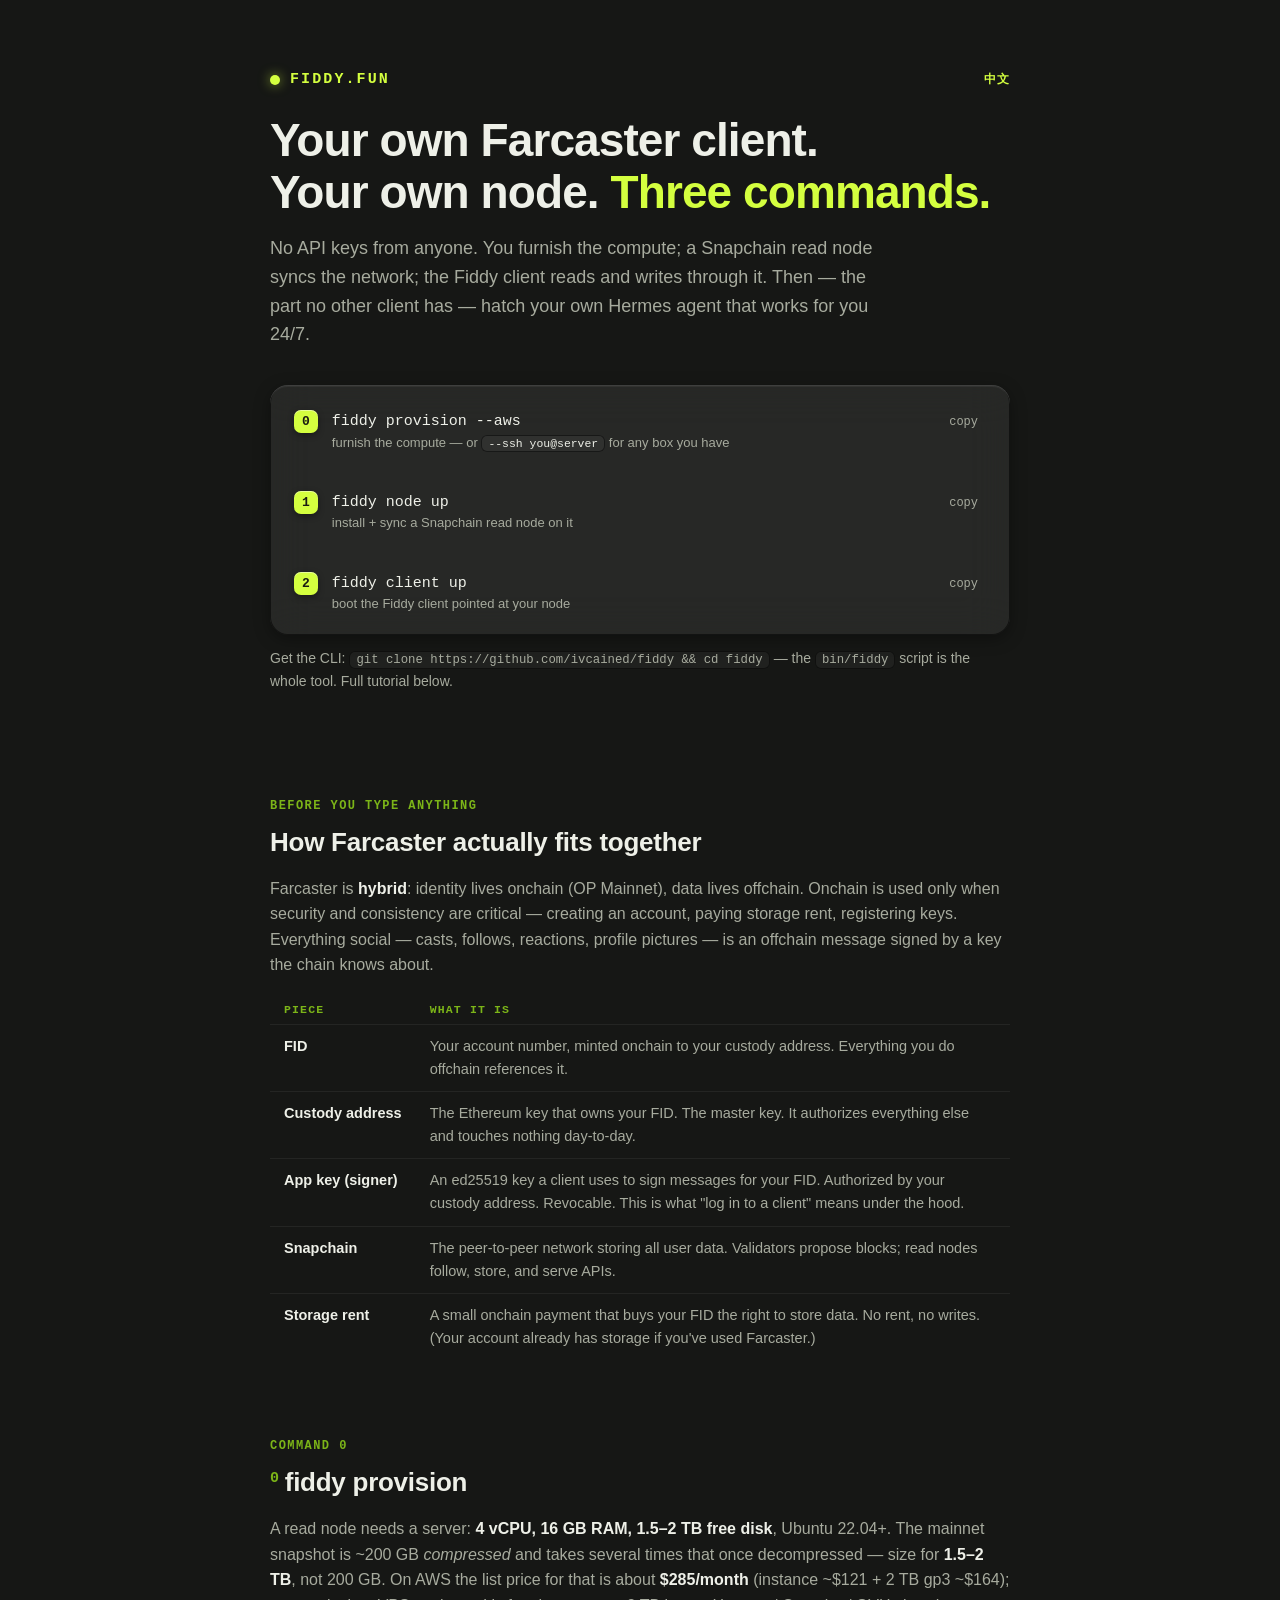
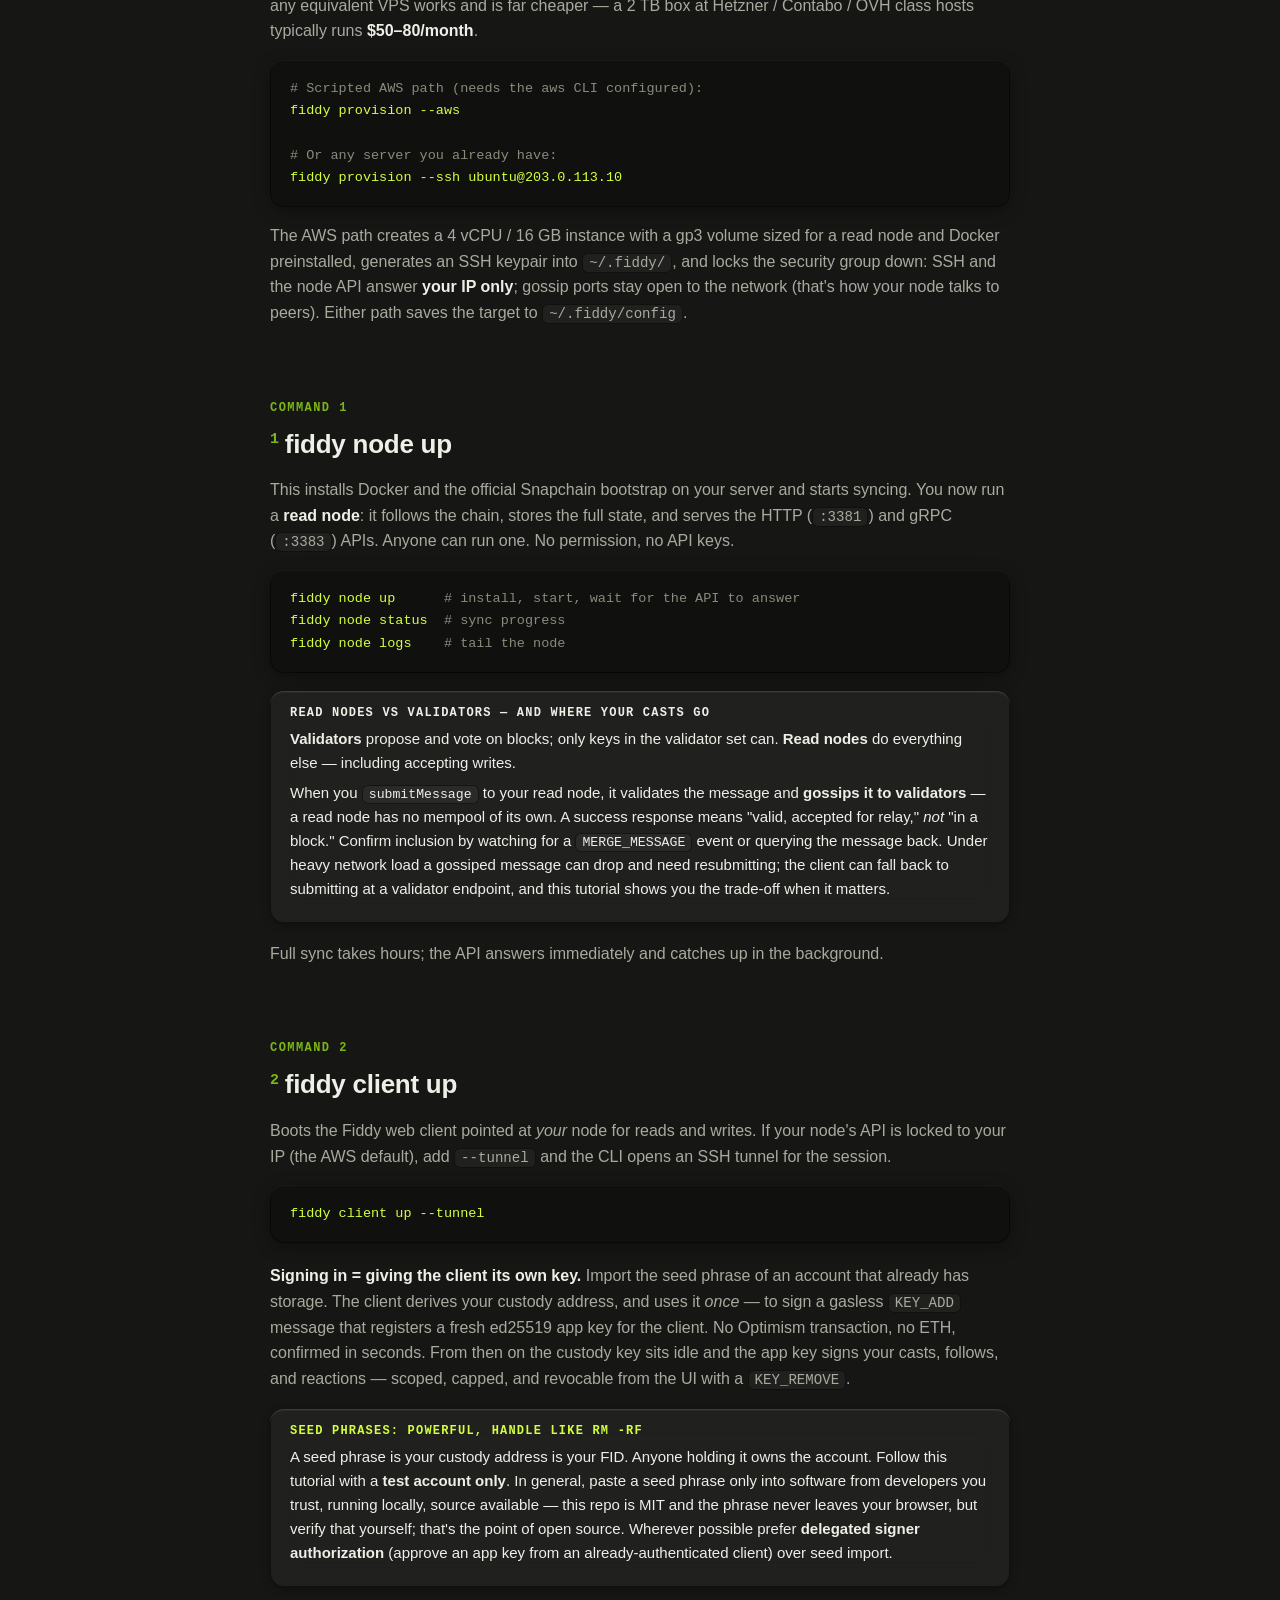
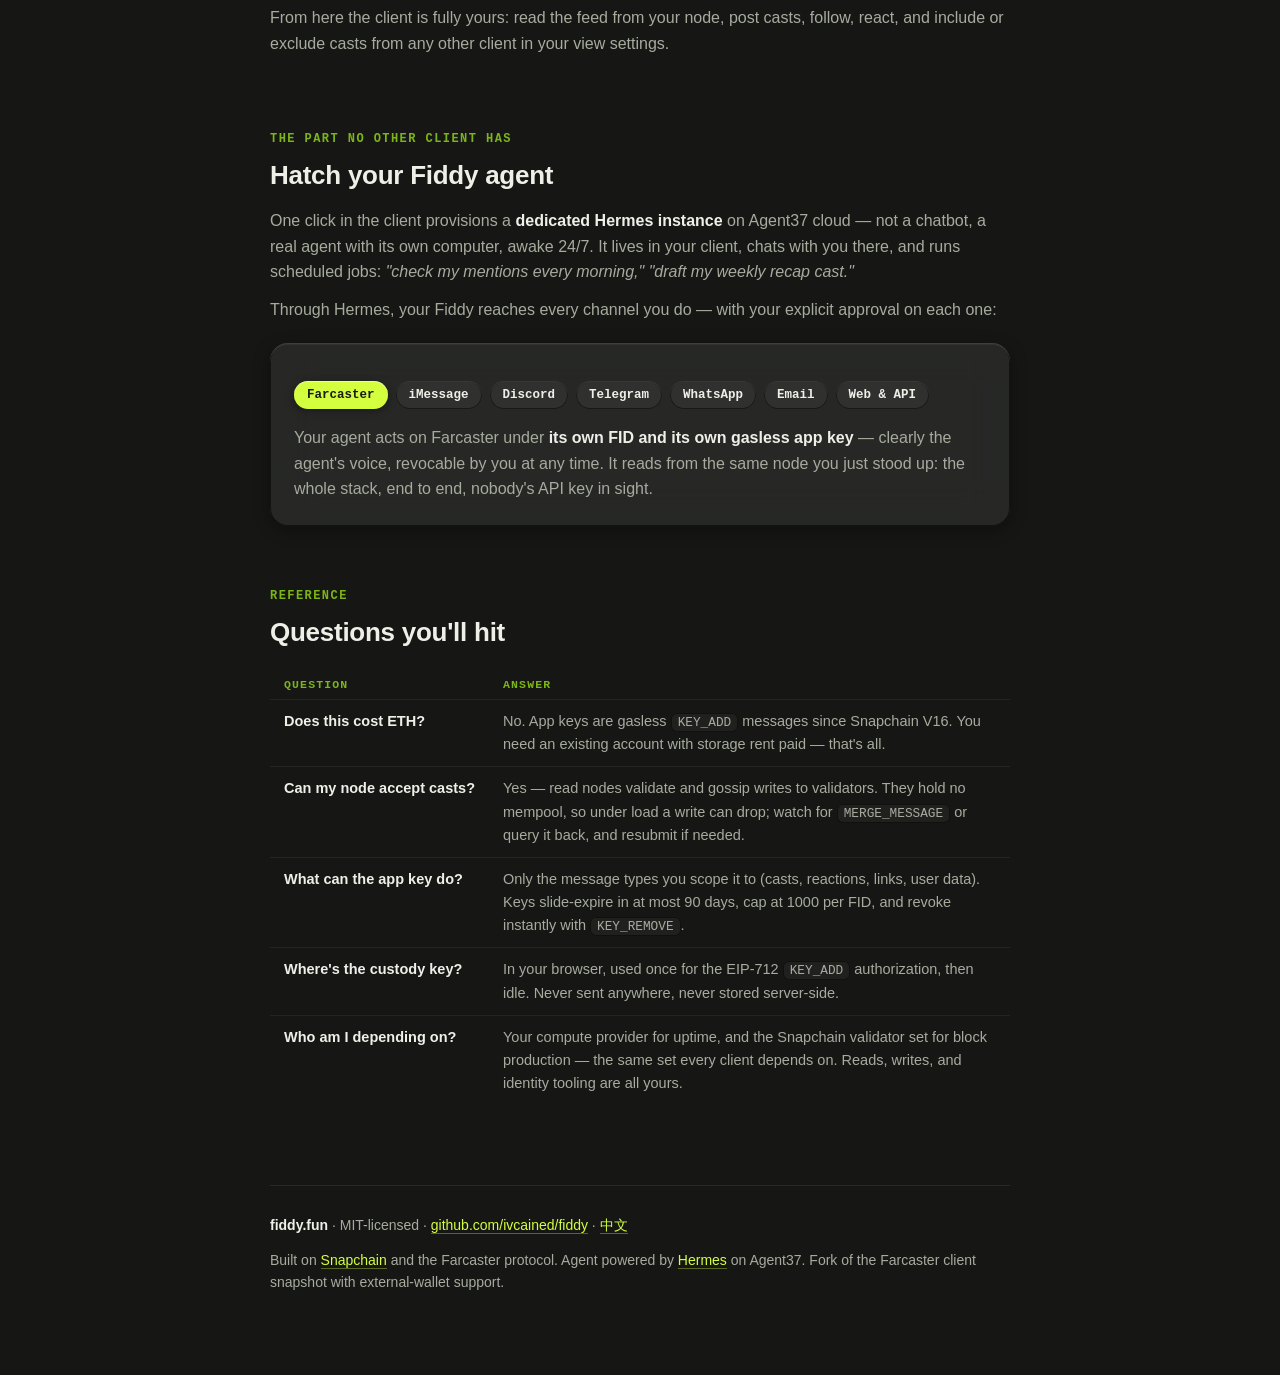
<file: site/index.html>
<!DOCTYPE html>
<html lang="en">
<head>
<meta charset="utf-8">
<meta name="viewport" content="width=device-width, initial-scale=1">
<title>Fiddy — your own Farcaster client on your own node, in three commands</title>
<meta name="description" content="Provision compute, run a Snapchain read node, boot a client. No API keys, no third parties. Plus: your own Hermes agent inside the client.">
<meta property="og:title" content="Fiddy — three commands to your own Farcaster client">
<meta property="og:description" content="Your node. Your client. Your agent. No API keys.">
<meta property="og:url" content="https://fiddy.fun/client">
<link rel="canonical" href="https://fiddy.fun/client">
<link rel="alternate" hreflang="en" href="https://fiddy.fun/client">
<link rel="alternate" hreflang="zh-Hans" href="https://fiddy.fun/client/zh/">
<style>
/* ---- Fiddy dark material: Solid Glass rules, hand-applied ----
   1. Finish at the edge: rim of light on top, hairline round, shade under.
   2. Heavy, not airy: neutral panes, blur never boosts colour.
   3. Depth is thickness: panel < card < popover.
   4. One state: hover/chosen/held share one small pane. */
:root {
  --ground: #161715;
  --ink: #eef0e8;
  --ink-dim: #a7ab9e;
  --lime: #d4ff3f;
  --lime-ink: #1a1c10;        /* dark ink on chartreuse — ~6:1, never light text */
  --lime-deep: #7cb518;       /* chartreuse darkened for text/icons on dark */
  --cmt: #868b7a;             /* code comments — 5.4:1 on #10110f, AA */
  --pane: rgba(255 255 255 / 0.045);
  --card: rgba(255 255 255 / 0.075);
  --popover: rgba(28 30 26 / 0.92);
  --rim: rgba(255 255 255 / 0.14);
  --inner: rgba(255 255 255 / 0.05);
  --edge: rgba(0 0 0 / 0.5);
  --shade: rgba(0 0 0 / 0.35);
  --mono: "SF Mono", ui-monospace, "JetBrains Mono", Menlo, monospace;
}
* { margin: 0; padding: 0; box-sizing: border-box; }
html { scroll-behavior: smooth; background: var(--ground); }
body {
  background: var(--ground); color: var(--ink);
  font: 16px/1.6 -apple-system, BlinkMacSystemFont, "Inter", "Segoe UI", sans-serif;
  -webkit-font-smoothing: antialiased;
}
::selection { background: var(--lime); color: var(--lime-ink); }

.pane {
  background: var(--pane);
  border-radius: 14px;
  box-shadow:
    inset 0 1px 0 var(--rim),
    inset 0 2px 0 var(--inner),
    inset 0 0 0 1px var(--edge),
    0 2px 8px var(--shade);
  backdrop-filter: blur(14px); -webkit-backdrop-filter: blur(14px);
}
.card {
  background: var(--card);
  border-radius: 18px;
  box-shadow:
    inset 0 1px 0 var(--rim),
    inset 0 2px 0 var(--inner),
    inset 0 0 0 1px var(--edge),
    0 4px 16px var(--shade);
  backdrop-filter: blur(20px); -webkit-backdrop-filter: blur(20px);
}
@media (prefers-reduced-transparency: reduce) {
  .pane, .card { backdrop-filter: none; -webkit-backdrop-filter: none; background: #23241f; }
}

.wrap { max-width: 780px; margin: 0 auto; padding: 0 20px; }

/* ---- hero ---- */
header.hero { padding: 72px 0 40px; }
.wordmark {
  font: 700 15px/1 var(--mono); letter-spacing: 0.14em; color: var(--lime);
  text-transform: uppercase; margin-bottom: 28px; display: flex; align-items: center; gap: 10px;
}
.wordmark .dot { width: 10px; height: 10px; border-radius: 50%; background: var(--lime);
  box-shadow: 0 0 12px rgba(212 255 63 / 0.6); }
h1 { font-size: clamp(30px, 6vw, 46px); line-height: 1.12; letter-spacing: -0.02em; font-weight: 750; }
h1 .lime { color: var(--lime); }
.lede { color: var(--ink-dim); font-size: 18px; margin-top: 16px; max-width: 34em; }

/* ---- quickstart ---- */
.quickstart { margin: 36px 0 8px; padding: 6px; }
.qs-cmd { display: flex; align-items: baseline; gap: 14px; padding: 16px 18px; border-radius: 12px; }
.qs-cmd + .qs-cmd { margin-top: 4px; }
.qs-cmd:hover, .qs-cmd:active { background: rgba(255 255 255 / 0.06); }  /* one state */
.qs-n { font: 700 13px/1 var(--mono); color: var(--lime-ink); background: var(--lime);
  border-radius: 7px; padding: 5px 8px; flex: none;
  box-shadow: inset 0 1px 0 rgba(255 255 255 / 0.45), 0 2px 6px var(--shade); }
.qs-cmd code { font: 500 15px/1.5 var(--mono); color: var(--ink); overflow-x: auto; white-space: nowrap; }
.qs-cmd small { display: block; font: 13px/1.4 -apple-system, sans-serif; color: var(--ink-dim); white-space: normal; }
.qs-copy { margin-left: auto; flex: none; font: 12px var(--mono); color: var(--ink-dim);
  background: none; border: none; cursor: pointer; padding: 6px 8px; border-radius: 8px; }
.qs-copy:hover { color: var(--lime); background: rgba(255 255 255 / 0.06); }

/* ---- sections ---- */
section { padding: 56px 0 8px; }
h2 { font-size: 26px; letter-spacing: -0.01em; margin-bottom: 6px; }
h2 .n { color: var(--lime-deep); font-family: var(--mono); font-size: 15px; vertical-align: super; margin-right: 6px; }
.kicker { font: 600 12px/1 var(--mono); letter-spacing: 0.12em; text-transform: uppercase; color: var(--lime-deep); margin-bottom: 10px; }
p { margin: 12px 0; }
p.dim, li { color: var(--ink-dim); }
strong { color: var(--ink); font-weight: 650; }
a { color: var(--lime); text-decoration: none; border-bottom: 1px solid rgba(212 255 63 / 0.35); }
a:hover { border-bottom-color: var(--lime); }
ul { padding-left: 22px; margin: 12px 0; }
li { margin: 6px 0; }
code.inline { font: 0.88em var(--mono); background: var(--pane); padding: 2px 7px; border-radius: 6px;
  box-shadow: inset 0 0 0 1px var(--edge); }

pre {
  font: 13.5px/1.65 var(--mono); color: var(--ink);
  background: #10110f; padding: 18px 20px; border-radius: 14px; overflow-x: auto;
  margin: 16px 0;
  box-shadow: inset 0 1px 0 rgba(255 255 255 / 0.07), inset 0 0 0 1px var(--edge), 0 4px 16px var(--shade);
}
pre .c { color: var(--cmt); } pre .k { color: var(--lime); }

.note { padding: 16px 20px; margin: 18px 0; }
.note .t { font: 700 12px/1 var(--mono); letter-spacing: 0.1em; text-transform: uppercase; margin-bottom: 8px; }
.note.warn .t { color: var(--lime); }
.note p { margin: 6px 0; font-size: 15px; }

table { width: 100%; border-collapse: collapse; margin: 16px 0; font-size: 14.5px; }
th { text-align: left; font: 700 11.5px/1 var(--mono); letter-spacing: 0.1em; text-transform: uppercase;
  color: var(--lime-deep); padding: 10px 14px 8px; }
td { padding: 10px 14px; color: var(--ink-dim); border-top: 1px solid rgba(255 255 255 / 0.06); vertical-align: top; }
td:first-child { color: var(--ink); font-weight: 600; white-space: nowrap; }

/* ---- agent strip ---- */
.agent { margin-top: 20px; padding: 24px; }
.channels { display: flex; flex-wrap: wrap; gap: 8px; margin-top: 14px; }
.chip { font: 600 12.5px/1 var(--mono); color: var(--ink); padding: 8px 13px; border-radius: 999px;
  background: var(--pane);
  box-shadow: inset 0 1px 0 var(--rim), inset 0 0 0 1px var(--edge); }
.chip.hot { background: var(--lime); color: var(--lime-ink);
  box-shadow: inset 0 1px 0 rgba(255 255 255 / 0.45), 0 2px 8px var(--shade); }

footer { padding: 56px 0 72px; color: var(--ink-dim); font-size: 14px; }
footer .rule { height: 1px; background: rgba(255 255 255 / 0.08); margin-bottom: 28px; }

@media (max-width: 560px) {
  header.hero { padding: 48px 0 28px; }
  .qs-cmd { flex-wrap: wrap; }
  .qs-copy { margin-left: 0; }
}
</style>
</head>
<body>

<header class="hero"><div class="wrap">
  <div class="wordmark"><span class="dot"></span>fiddy.fun
    <a href="/client/zh/" hreflang="zh-Hans" style="margin-left:auto;border:0;font:600 12px/1 var(--mono);letter-spacing:0.1em">中文</a>
  </div>
  <h1>Your own Farcaster client.<br>Your own node. <span class="lime">Three commands.</span></h1>
  <p class="lede">No API keys from anyone. You furnish the compute; a Snapchain read node
  syncs the network; the Fiddy client reads and writes through it. Then — the part no other
  client has — hatch your own Hermes agent that works for you 24/7.</p>

  <div class="card quickstart" id="quickstart">
    <div class="qs-cmd">
      <span class="qs-n">0</span>
      <span><code>fiddy provision --aws</code><small>furnish the compute — or <code class="inline">--ssh you@server</code> for any box you have</small></span>
      <button class="qs-copy" data-c="fiddy provision --aws">copy</button>
    </div>
    <div class="qs-cmd">
      <span class="qs-n">1</span>
      <span><code>fiddy node up</code><small>install + sync a Snapchain read node on it</small></span>
      <button class="qs-copy" data-c="fiddy node up">copy</button>
    </div>
    <div class="qs-cmd">
      <span class="qs-n">2</span>
      <span><code>fiddy client up</code><small>boot the Fiddy client pointed at your node</small></span>
      <button class="qs-copy" data-c="fiddy client up">copy</button>
    </div>
  </div>
  <p class="dim" style="font-size:14px">Get the CLI: <code class="inline">git clone https://github.com/ivcained/fiddy &amp;&amp; cd fiddy</code> — the <code class="inline">bin/fiddy</code> script is the whole tool. Full tutorial below.</p>
</div></header>

<section id="architecture"><div class="wrap">
  <div class="kicker">Before you type anything</div>
  <h2>How Farcaster actually fits together</h2>
  <p class="dim">Farcaster is <strong>hybrid</strong>: identity lives onchain (OP Mainnet), data lives offchain.
  Onchain is used only when security and consistency are critical — creating an account, paying storage rent,
  registering keys. Everything social — casts, follows, reactions, profile pictures — is an offchain message
  signed by a key the chain knows about.</p>
  <table>
    <tr><th>Piece</th><th>What it is</th></tr>
    <tr><td>FID</td><td>Your account number, minted onchain to your custody address. Everything you do offchain references it.</td></tr>
    <tr><td>Custody address</td><td>The Ethereum key that owns your FID. The master key. It authorizes everything else and touches nothing day-to-day.</td></tr>
    <tr><td>App key (signer)</td><td>An ed25519 key a client uses to sign messages for your FID. Authorized by your custody address. Revocable. This is what "log in to a client" means under the hood.</td></tr>
    <tr><td>Snapchain</td><td>The peer-to-peer network storing all user data. Validators propose blocks; read nodes follow, store, and serve APIs.</td></tr>
    <tr><td>Storage rent</td><td>A small onchain payment that buys your FID the right to store data. No rent, no writes. (Your account already has storage if you've used Farcaster.)</td></tr>
  </table>
</div></section>

<section id="step0"><div class="wrap">
  <div class="kicker">Command 0</div>
  <h2><span class="n">0</span>fiddy provision</h2>
  <p class="dim">A read node needs a server: <strong>4 vCPU, 16 GB RAM, 1.5&ndash;2 TB free disk</strong>, Ubuntu 22.04+.
  The mainnet snapshot is ~200 GB <em>compressed</em> and takes several times that once decompressed &mdash; size for
  <strong>1.5&ndash;2 TB</strong>, not 200 GB. On AWS the list price for that is about <strong>$285/month</strong>
  (instance ~$121 + 2 TB gp3 ~$164); any equivalent VPS works and is far cheaper &mdash; a 2 TB box at Hetzner /
  Contabo / OVH class hosts typically runs <strong>$50&ndash;80/month</strong>.</p>
  <!-- Keep the @ as &#64;: Cloudflare Scrape Shield rewrites literal addresses into a
       span that needs its decoder script, which this page's CSP blocks — the command
       would render as "[email protected]" live. -->
  <pre><span class="c"># Scripted AWS path (needs the aws CLI configured):</span>
<span class="k">fiddy provision --aws</span>

<span class="c"># Or any server you already have:</span>
<span class="k">fiddy provision --ssh ubuntu&#64;203.0.113.10</span></pre>
  <p class="dim">The AWS path creates a 4 vCPU / 16 GB instance with a gp3 volume sized for a read node and Docker preinstalled, generates an SSH keypair into
  <code class="inline">~/.fiddy/</code>, and locks the security group down: SSH and the node API answer
  <strong>your IP only</strong>; gossip ports stay open to the network (that's how your node talks to peers).
  Either path saves the target to <code class="inline">~/.fiddy/config</code>.</p>
</div></section>

<section id="step1"><div class="wrap">
  <div class="kicker">Command 1</div>
  <h2><span class="n">1</span>fiddy node up</h2>
  <p class="dim">This installs Docker and the official Snapchain bootstrap on your server and starts syncing.
  You now run a <strong>read node</strong>: it follows the chain, stores the full state, and serves the HTTP
  (<code class="inline">:3381</code>) and gRPC (<code class="inline">:3383</code>) APIs. Anyone can run one. No permission, no API keys.</p>
  <pre><span class="k">fiddy node up</span>      <span class="c"># install, start, wait for the API to answer</span>
<span class="k">fiddy node status</span>  <span class="c"># sync progress</span>
<span class="k">fiddy node logs</span>    <span class="c"># tail the node</span></pre>

  <div class="pane note">
    <div class="t">Read nodes vs validators — and where your casts go</div>
    <p><strong>Validators</strong> propose and vote on blocks; only keys in the validator set can. <strong>Read nodes</strong> do everything else — including accepting writes.</p>
    <p>When you <code class="inline">submitMessage</code> to your read node, it validates the message and <strong>gossips it to validators</strong> — a read node has no mempool of its own. A success response means "valid, accepted for relay," <em>not</em> "in a block." Confirm inclusion by watching for a <code class="inline">MERGE_MESSAGE</code> event or querying the message back. Under heavy network load a gossiped message can drop and need resubmitting; the client can fall back to submitting at a validator endpoint, and this tutorial shows you the trade-off when it matters.</p>
  </div>
  <p class="dim">Full sync takes hours; the API answers immediately and catches up in the background.</p>
</div></section>

<section id="step2"><div class="wrap">
  <div class="kicker">Command 2</div>
  <h2><span class="n">2</span>fiddy client up</h2>
  <p class="dim">Boots the Fiddy web client pointed at <em>your</em> node for reads and writes. If your node's API
  is locked to your IP (the AWS default), add <code class="inline">--tunnel</code> and the CLI opens an SSH tunnel for the session.</p>
  <pre><span class="k">fiddy client up --tunnel</span></pre>

  <p class="dim" style="margin-top:20px"><strong>Signing in = giving the client its own key.</strong> Import the seed phrase of an
  account that already has storage. The client derives your custody address, and uses it <em>once</em> — to sign a
  gasless <code class="inline">KEY_ADD</code> message that registers a fresh ed25519 app key for the client. No Optimism
  transaction, no ETH, confirmed in seconds. From then on the custody key sits idle and the app key signs your casts,
  follows, and reactions — scoped, capped, and revocable from the UI with a <code class="inline">KEY_REMOVE</code>.</p>

  <div class="pane note warn" id="safety">
    <div class="t">Seed phrases: powerful, handle like rm -rf</div>
    <p>A seed phrase is your custody address is your FID. Anyone holding it owns the account. Follow this tutorial with a <strong>test account only</strong>. In general, paste a seed phrase only into software from developers you trust, running locally, source available — this repo is MIT and the phrase never leaves your browser, but verify that yourself; that's the point of open source. Wherever possible prefer <strong>delegated signer authorization</strong> (approve an app key from an already-authenticated client) over seed import.</p>
  </div>

  <p class="dim">From here the client is fully yours: read the feed from your node, post casts, follow, react,
  and include or exclude casts from any other client in your view settings.</p>
</div></section>

<section id="agent"><div class="wrap">
  <div class="kicker">The part no other client has</div>
  <h2>Hatch your Fiddy agent</h2>
  <p class="dim">One click in the client provisions a <strong>dedicated Hermes instance</strong> on Agent37 cloud —
  not a chatbot, a real agent with its own computer, awake 24/7. It lives in your client, chats with you there,
  and runs scheduled jobs: <em>"check my mentions every morning," "draft my weekly recap cast."</em></p>
  <p class="dim">Through Hermes, your Fiddy reaches every channel you do — with your explicit approval on each one:</p>
  <div class="card agent">
    <div class="channels">
      <span class="chip hot">Farcaster</span><span class="chip">iMessage</span><span class="chip">Discord</span>
      <span class="chip">Telegram</span><span class="chip">WhatsApp</span><span class="chip">Email</span><span class="chip">Web &amp; API</span>
    </div>
    <p class="dim" style="margin:16px 0 0">Your agent acts on Farcaster under <strong>its own FID and its own gasless app key</strong> —
    clearly the agent's voice, revocable by you at any time. It reads from the same node you just stood up:
    the whole stack, end to end, nobody's API key in sight.</p>
  </div>
</div></section>

<section id="faq"><div class="wrap">
  <div class="kicker">Reference</div>
  <h2>Questions you'll hit</h2>
  <table>
    <tr><th>Question</th><th>Answer</th></tr>
    <tr><td>Does this cost ETH?</td><td>No. App keys are gasless <code class="inline">KEY_ADD</code> messages since Snapchain V16. You need an existing account with storage rent paid — that's all.</td></tr>
    <tr><td>Can my node accept casts?</td><td>Yes — read nodes validate and gossip writes to validators. They hold no mempool, so under load a write can drop; watch for <code class="inline">MERGE_MESSAGE</code> or query it back, and resubmit if needed.</td></tr>
    <tr><td>What can the app key do?</td><td>Only the message types you scope it to (casts, reactions, links, user data). Keys slide-expire in at most 90 days, cap at 1000 per FID, and revoke instantly with <code class="inline">KEY_REMOVE</code>.</td></tr>
    <tr><td>Where's the custody key?</td><td>In your browser, used once for the EIP-712 <code class="inline">KEY_ADD</code> authorization, then idle. Never sent anywhere, never stored server-side.</td></tr>
    <tr><td>Who am I depending on?</td><td>Your compute provider for uptime, and the Snapchain validator set for block production — the same set every client depends on. Reads, writes, and identity tooling are all yours.</td></tr>
  </table>
</div></section>

<footer><div class="wrap">
  <div class="rule"></div>
  <p><strong style="color:var(--ink)">fiddy.fun</strong> · MIT-licensed · <a href="https://github.com/ivcained/fiddy">github.com/ivcained/fiddy</a> · <a href="/client/zh/" hreflang="zh-Hans">中文</a></p>
  <p style="margin-top:8px">Built on <a href="https://snapchain.farcaster.xyz">Snapchain</a> and the Farcaster protocol. Agent powered by <a href="https://hermes-agent.nousresearch.com">Hermes</a> on Agent37. Fork of the Farcaster client snapshot with external-wallet support.</p>
</div></footer>

<script>
document.querySelectorAll('.qs-copy').forEach(b => b.addEventListener('click', () => {
  navigator.clipboard?.writeText(b.dataset.c).then(() => { b.textContent = 'copied'; setTimeout(() => b.textContent = 'copy', 1200); });
}));
</script>
</body>
</html>
</file>
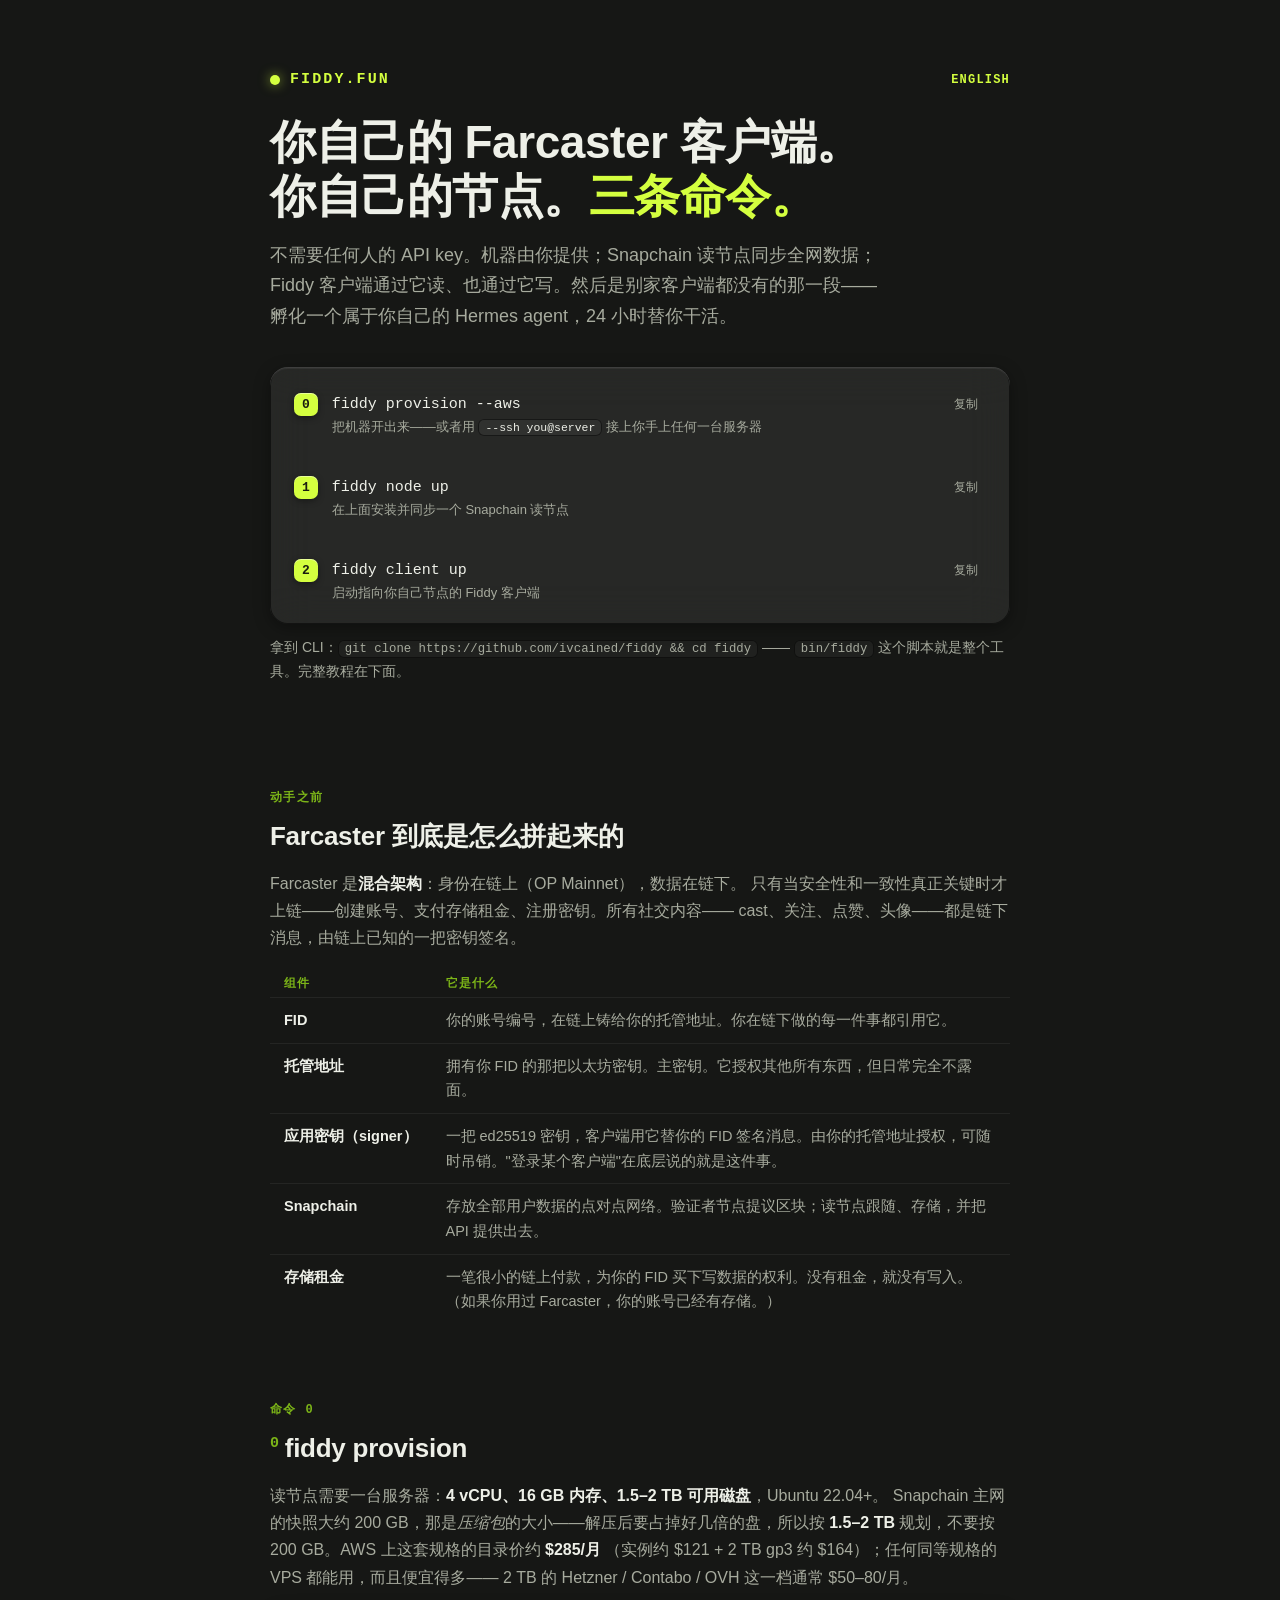
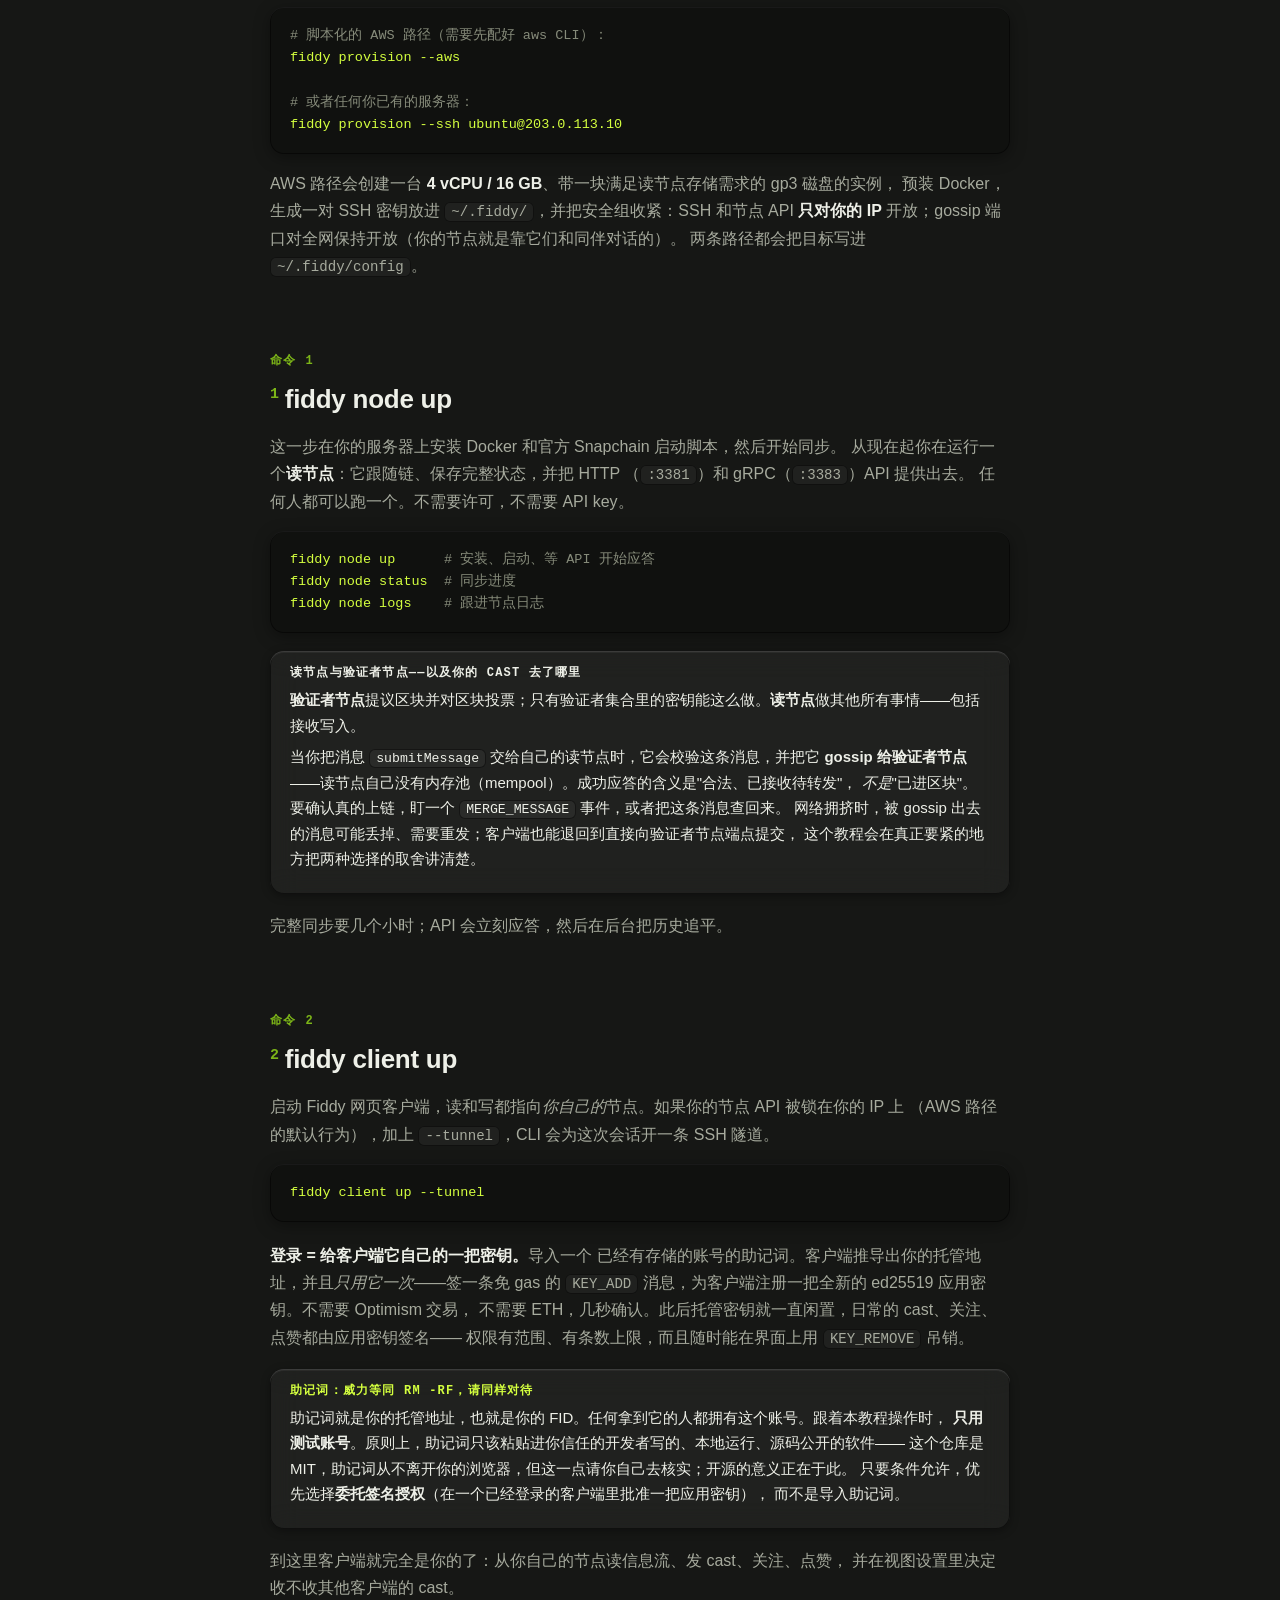
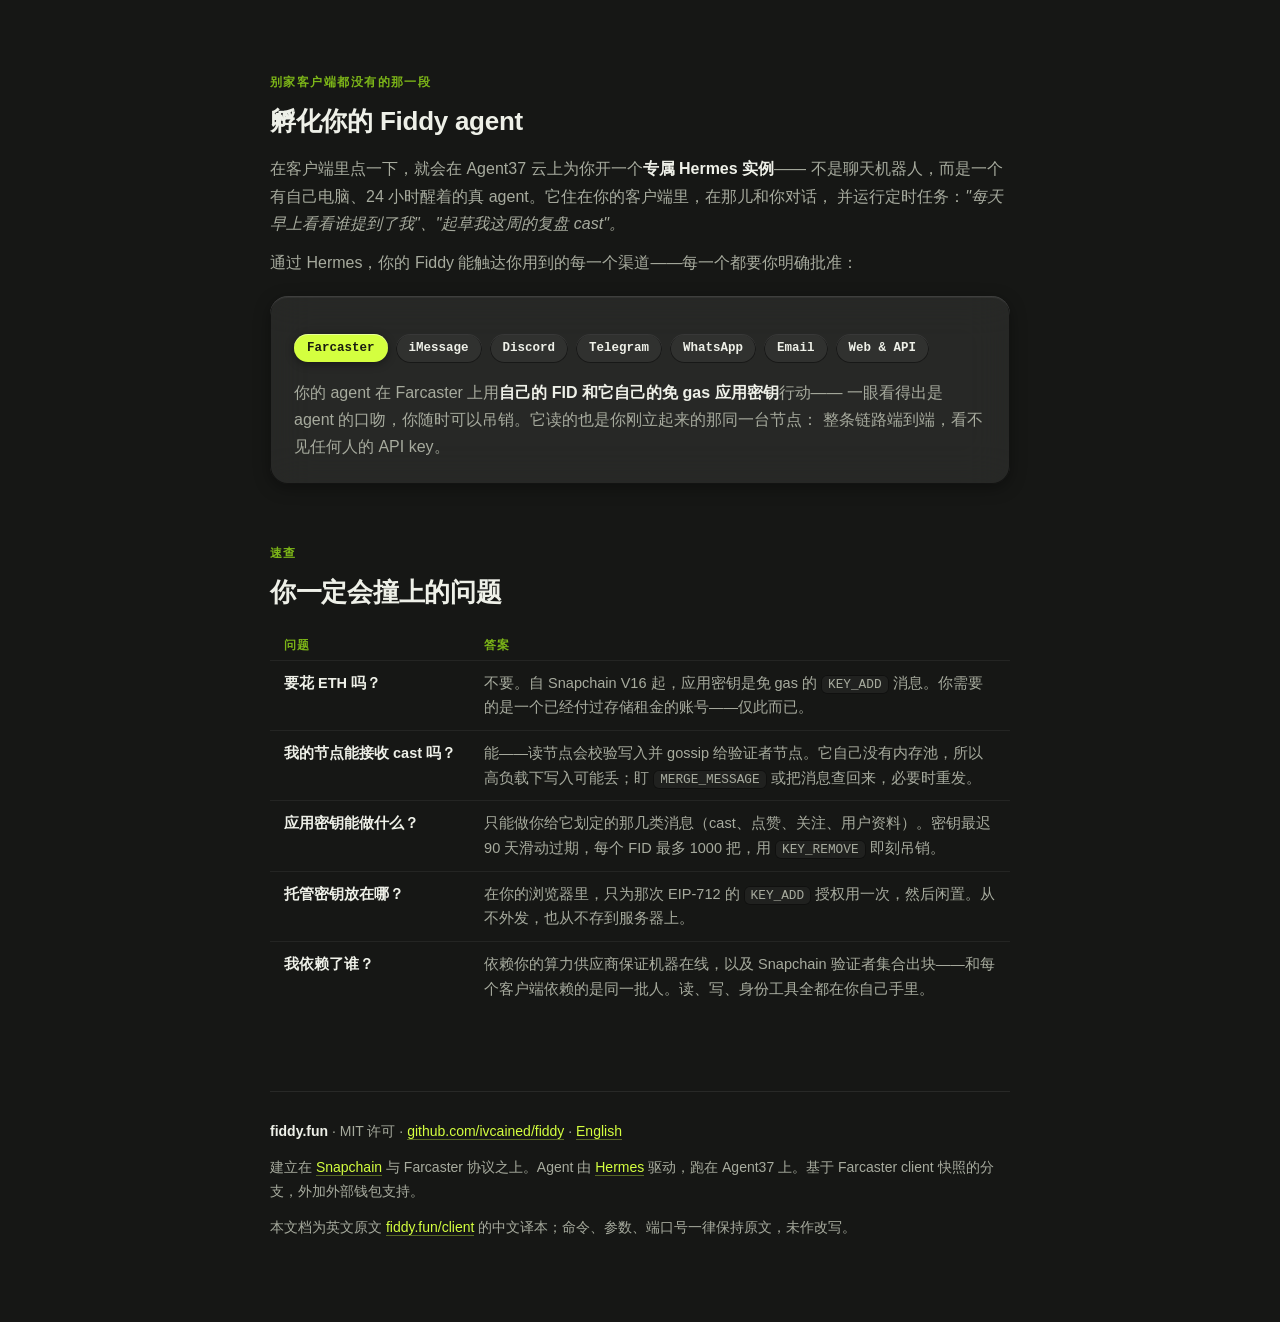
<file: site/zh/index.html>
<!DOCTYPE html>
<html lang="zh-Hans">
<head>
<meta charset="utf-8">
<meta name="viewport" content="width=device-width, initial-scale=1">
<title>Fiddy — 三条命令，在你自己的节点上跑你自己的 Farcaster 客户端</title>
<meta name="description" content="开机器、跑 Snapchain 读节点、启动客户端。不依赖任何人的 API key，也没有第三方。另外：客户端里装着属于你自己的 Hermes agent。">
<meta property="og:title" content="Fiddy — 三条命令，拥有你自己的 Farcaster 客户端">
<meta property="og:description" content="你的节点。你的客户端。你的 agent。不需要任何 API key。">
<meta property="og:url" content="https://fiddy.fun/client/zh/">
<link rel="canonical" href="https://fiddy.fun/client/zh/">
<link rel="alternate" hreflang="en" href="https://fiddy.fun/client">
<link rel="alternate" hreflang="zh-Hans" href="https://fiddy.fun/client/zh/">
<style>
/* ---- Fiddy 深色材质：Solid Glass 规则，手工套用 ----
   1. 在边缘收口：顶部一道高光，周围一圈发丝线，下面一层投影。
   2. 厚重，不轻飘：中性色板，模糊从不提亮颜色。
   3. 深度来自厚度：面板 < 卡片 < 浮层。
   4. 一个状态：hover / 选中 / 按住共用同一个薄板。 */
:root {
  --ground: #161715;
  --ink: #eef0e8;
  --ink-dim: #a7ab9e;
  --lime: #d4ff3f;
  --lime-ink: #1a1c10;        /* 深色墨水压在黄绿色上 — 约 6:1，永远不用浅色字 */
  --lime-deep: #7cb518;       /* 黄绿色压暗后用于深色底上的文字与图标 */
  --cmt: #868b7a;             /* 代码注释 — 在 #10110f 上 5.4:1，达到 AA */
  --pane: rgba(255 255 255 / 0.045);
  --card: rgba(255 255 255 / 0.075);
  --popover: rgba(28 30 26 / 0.92);
  --rim: rgba(255 255 255 / 0.14);
  --inner: rgba(255 255 255 / 0.05);
  --edge: rgba(0 0 0 / 0.5);
  --shade: rgba(0 0 0 / 0.35);
  --mono: "SF Mono", ui-monospace, "JetBrains Mono", Menlo, "PingFang SC", monospace;
}
* { margin: 0; padding: 0; box-sizing: border-box; }
html { scroll-behavior: smooth; background: var(--ground); }
body {
  background: var(--ground); color: var(--ink);
  font: 16px/1.7 -apple-system, BlinkMacSystemFont, "Inter", "PingFang SC", "Hiragino Sans GB", "Microsoft YaHei", "Segoe UI", sans-serif;
  -webkit-font-smoothing: antialiased;
}
::selection { background: var(--lime); color: var(--lime-ink); }

.pane {
  background: var(--pane);
  border-radius: 14px;
  box-shadow:
    inset 0 1px 0 var(--rim),
    inset 0 2px 0 var(--inner),
    inset 0 0 0 1px var(--edge),
    0 2px 8px var(--shade);
  backdrop-filter: blur(14px); -webkit-backdrop-filter: blur(14px);
}
.card {
  background: var(--card);
  border-radius: 18px;
  box-shadow:
    inset 0 1px 0 var(--rim),
    inset 0 2px 0 var(--inner),
    inset 0 0 0 1px var(--edge),
    0 4px 16px var(--shade);
  backdrop-filter: blur(20px); -webkit-backdrop-filter: blur(20px);
}
@media (prefers-reduced-transparency: reduce) {
  .pane, .card { backdrop-filter: none; -webkit-backdrop-filter: none; background: #23241f; }
}

.wrap { max-width: 780px; margin: 0 auto; padding: 0 20px; }

/* ---- hero ---- */
header.hero { padding: 72px 0 40px; }
.wordmark {
  font: 700 15px/1 var(--mono); letter-spacing: 0.14em; color: var(--lime);
  text-transform: uppercase; margin-bottom: 28px; display: flex; align-items: center; gap: 10px;
}
.wordmark .dot { width: 10px; height: 10px; border-radius: 50%; background: var(--lime);
  box-shadow: 0 0 12px rgba(212 255 63 / 0.6); }
h1 { font-size: clamp(30px, 6vw, 46px); line-height: 1.18; letter-spacing: -0.01em; font-weight: 750; }
h1 .lime { color: var(--lime); }
.lede { color: var(--ink-dim); font-size: 18px; margin-top: 16px; max-width: 34em; }

/* ---- quickstart ---- */
.quickstart { margin: 36px 0 8px; padding: 6px; }
.qs-cmd { display: flex; align-items: baseline; gap: 14px; padding: 16px 18px; border-radius: 12px; }
.qs-cmd + .qs-cmd { margin-top: 4px; }
.qs-cmd:hover, .qs-cmd:active { background: rgba(255 255 255 / 0.06); }  /* 一个状态 */
.qs-n { font: 700 13px/1 var(--mono); color: var(--lime-ink); background: var(--lime);
  border-radius: 7px; padding: 5px 8px; flex: none;
  box-shadow: inset 0 1px 0 rgba(255 255 255 / 0.45), 0 2px 6px var(--shade); }
.qs-cmd code { font: 500 15px/1.5 var(--mono); color: var(--ink); overflow-x: auto; white-space: nowrap; }
.qs-cmd small { display: block; font: 13px/1.5 -apple-system, sans-serif; color: var(--ink-dim); white-space: normal; }
.qs-copy { margin-left: auto; flex: none; font: 12px var(--mono); color: var(--ink-dim);
  background: none; border: none; cursor: pointer; padding: 6px 8px; border-radius: 8px; }
.qs-copy:hover { color: var(--lime); background: rgba(255 255 255 / 0.06); }

/* ---- sections ---- */
section { padding: 56px 0 8px; }
h2 { font-size: 26px; letter-spacing: -0.01em; margin-bottom: 6px; }
h2 .n { color: var(--lime-deep); font-family: var(--mono); font-size: 15px; vertical-align: super; margin-right: 6px; }
.kicker { font: 600 12px/1 var(--mono); letter-spacing: 0.12em; text-transform: uppercase; color: var(--lime-deep); margin-bottom: 10px; }
p { margin: 12px 0; }
p.dim, li { color: var(--ink-dim); }
strong { color: var(--ink); font-weight: 650; }
a { color: var(--lime); text-decoration: none; border-bottom: 1px solid rgba(212 255 63 / 0.35); }
a:hover { border-bottom-color: var(--lime); }
ul { padding-left: 22px; margin: 12px 0; }
li { margin: 6px 0; }
code.inline { font: 0.88em var(--mono); background: var(--pane); padding: 2px 7px; border-radius: 6px;
  box-shadow: inset 0 0 0 1px var(--edge); }

pre {
  font: 13.5px/1.65 var(--mono); color: var(--ink);
  background: #10110f; padding: 18px 20px; border-radius: 14px; overflow-x: auto;
  margin: 16px 0;
  box-shadow: inset 0 1px 0 rgba(255 255 255 / 0.07), inset 0 0 0 1px var(--edge), 0 4px 16px var(--shade);
}
pre .c { color: var(--cmt); } pre .k { color: var(--lime); }

.note { padding: 16px 20px; margin: 18px 0; }
.note .t { font: 700 12px/1 var(--mono); letter-spacing: 0.1em; text-transform: uppercase; margin-bottom: 8px; }
.note.warn .t { color: var(--lime); }
.note p { margin: 6px 0; font-size: 15px; }

table { width: 100%; border-collapse: collapse; margin: 16px 0; font-size: 14.5px; }
th { text-align: left; font: 700 11.5px/1 var(--mono); letter-spacing: 0.1em; text-transform: uppercase;
  color: var(--lime-deep); padding: 10px 14px 8px; }
td { padding: 10px 14px; color: var(--ink-dim); border-top: 1px solid rgba(255 255 255 / 0.06); vertical-align: top; }
td:first-child { color: var(--ink); font-weight: 600; white-space: nowrap; }

/* ---- agent strip ---- */
.agent { margin-top: 20px; padding: 24px; }
.channels { display: flex; flex-wrap: wrap; gap: 8px; margin-top: 14px; }
.chip { font: 600 12.5px/1 var(--mono); color: var(--ink); padding: 8px 13px; border-radius: 999px;
  background: var(--pane);
  box-shadow: inset 0 1px 0 var(--rim), inset 0 0 0 1px var(--edge); }
.chip.hot { background: var(--lime); color: var(--lime-ink);
  box-shadow: inset 0 1px 0 rgba(255 255 255 / 0.45), 0 2px 8px var(--shade); }

footer { padding: 56px 0 72px; color: var(--ink-dim); font-size: 14px; }
footer .rule { height: 1px; background: rgba(255 255 255 / 0.08); margin-bottom: 28px; }

@media (max-width: 560px) {
  header.hero { padding: 48px 0 28px; }
  .qs-cmd { flex-wrap: wrap; }
  .qs-copy { margin-left: 0; }
}
</style>
</head>
<body>

<header class="hero"><div class="wrap">
  <div class="wordmark"><span class="dot"></span>fiddy.fun
    <a href="/client" hreflang="en" style="margin-left:auto;border:0;font:600 12px/1 var(--mono);letter-spacing:0.1em">English</a>
  </div>
  <h1>你自己的 Farcaster 客户端。<br>你自己的节点。<span class="lime">三条命令。</span></h1>
  <p class="lede">不需要任何人的 API key。机器由你提供；Snapchain 读节点同步全网数据；
  Fiddy 客户端通过它读、也通过它写。然后是别家客户端都没有的那一段——孵化一个属于你自己的
  Hermes agent，24 小时替你干活。</p>

  <div class="card quickstart" id="quickstart">
    <div class="qs-cmd">
      <span class="qs-n">0</span>
      <span><code>fiddy provision --aws</code><small>把机器开出来——或者用 <code class="inline">--ssh you@server</code> 接上你手上任何一台服务器</small></span>
      <button class="qs-copy" data-c="fiddy provision --aws">复制</button>
    </div>
    <div class="qs-cmd">
      <span class="qs-n">1</span>
      <span><code>fiddy node up</code><small>在上面安装并同步一个 Snapchain 读节点</small></span>
      <button class="qs-copy" data-c="fiddy node up">复制</button>
    </div>
    <div class="qs-cmd">
      <span class="qs-n">2</span>
      <span><code>fiddy client up</code><small>启动指向你自己节点的 Fiddy 客户端</small></span>
      <button class="qs-copy" data-c="fiddy client up">复制</button>
    </div>
  </div>
  <p class="dim" style="font-size:14px">拿到 CLI：<code class="inline">git clone https://github.com/ivcained/fiddy &amp;&amp; cd fiddy</code> —— <code class="inline">bin/fiddy</code> 这个脚本就是整个工具。完整教程在下面。</p>
</div></header>

<section id="architecture"><div class="wrap">
  <div class="kicker">动手之前</div>
  <h2>Farcaster 到底是怎么拼起来的</h2>
  <p class="dim">Farcaster 是<strong>混合架构</strong>：身份在链上（OP Mainnet），数据在链下。
  只有当安全性和一致性真正关键时才上链——创建账号、支付存储租金、注册密钥。所有社交内容——
  cast、关注、点赞、头像——都是链下消息，由链上已知的一把密钥签名。</p>
  <table>
    <tr><th>组件</th><th>它是什么</th></tr>
    <tr><td>FID</td><td>你的账号编号，在链上铸给你的托管地址。你在链下做的每一件事都引用它。</td></tr>
    <tr><td>托管地址</td><td>拥有你 FID 的那把以太坊密钥。主密钥。它授权其他所有东西，但日常完全不露面。</td></tr>
    <tr><td>应用密钥（signer）</td><td>一把 ed25519 密钥，客户端用它替你的 FID 签名消息。由你的托管地址授权，可随时吊销。"登录某个客户端"在底层说的就是这件事。</td></tr>
    <tr><td>Snapchain</td><td>存放全部用户数据的点对点网络。验证者节点提议区块；读节点跟随、存储，并把 API 提供出去。</td></tr>
    <tr><td>存储租金</td><td>一笔很小的链上付款，为你的 FID 买下写数据的权利。没有租金，就没有写入。（如果你用过 Farcaster，你的账号已经有存储。）</td></tr>
  </table>
</div></section>

<section id="step0"><div class="wrap">
  <div class="kicker">命令 0</div>
  <h2><span class="n">0</span>fiddy provision</h2>
  <p class="dim">读节点需要一台服务器：<strong>4 vCPU、16 GB 内存、1.5–2 TB 可用磁盘</strong>，Ubuntu 22.04+。
  Snapchain 主网的快照大约 200 GB，那是<em>压缩包</em>的大小——解压后要占掉好几倍的盘，所以按
  <strong>1.5–2 TB</strong> 规划，不要按 200 GB。AWS 上这套规格的目录价约 <strong>$285/月</strong>
  （实例约 $121 + 2 TB gp3 约 $164）；任何同等规格的 VPS 都能用，而且便宜得多——
  2 TB 的 Hetzner / Contabo / OVH 这一档通常 $50–80/月。</p>
  <!-- @ 保留 &#64; 的写法：Cloudflare Scrape Shield 会把裸地址改写成需要解码脚本的
       span，而本页的 CSP 会拦掉那个脚本——上线后命令会显示成 "[email protected]"。 -->
  <pre><span class="c"># 脚本化的 AWS 路径（需要先配好 aws CLI）：</span>
<span class="k">fiddy provision --aws</span>

<span class="c"># 或者任何你已有的服务器：</span>
<span class="k">fiddy provision --ssh ubuntu&#64;203.0.113.10</span></pre>
  <p class="dim">AWS 路径会创建一台 <strong>4 vCPU / 16 GB</strong>、带一块满足读节点存储需求的 gp3 磁盘的实例，
  预装 Docker，生成一对 SSH 密钥放进 <code class="inline">~/.fiddy/</code>，并把安全组收紧：SSH 和节点 API
  <strong>只对你的 IP</strong> 开放；gossip 端口对全网保持开放（你的节点就是靠它们和同伴对话的）。
  两条路径都会把目标写进 <code class="inline">~/.fiddy/config</code>。</p>
</div></section>

<section id="step1"><div class="wrap">
  <div class="kicker">命令 1</div>
  <h2><span class="n">1</span>fiddy node up</h2>
  <p class="dim">这一步在你的服务器上安装 Docker 和官方 Snapchain 启动脚本，然后开始同步。
  从现在起你在运行一个<strong>读节点</strong>：它跟随链、保存完整状态，并把 HTTP
  （<code class="inline">:3381</code>）和 gRPC（<code class="inline">:3383</code>）API 提供出去。
  任何人都可以跑一个。不需要许可，不需要 API key。</p>
  <pre><span class="k">fiddy node up</span>      <span class="c"># 安装、启动、等 API 开始应答</span>
<span class="k">fiddy node status</span>  <span class="c"># 同步进度</span>
<span class="k">fiddy node logs</span>    <span class="c"># 跟进节点日志</span></pre>

  <div class="pane note">
    <div class="t">读节点与验证者节点——以及你的 cast 去了哪里</div>
    <p><strong>验证者节点</strong>提议区块并对区块投票；只有验证者集合里的密钥能这么做。<strong>读节点</strong>做其他所有事情——包括接收写入。</p>
    <p>当你把消息 <code class="inline">submitMessage</code> 交给自己的读节点时，它会校验这条消息，并把它
    <strong>gossip 给验证者节点</strong>——读节点自己没有内存池（mempool）。成功应答的含义是"合法、已接收待转发"，
    <em>不是</em>"已进区块"。要确认真的上链，盯一个 <code class="inline">MERGE_MESSAGE</code> 事件，或者把这条消息查回来。
    网络拥挤时，被 gossip 出去的消息可能丢掉、需要重发；客户端也能退回到直接向验证者节点端点提交，
    这个教程会在真正要紧的地方把两种选择的取舍讲清楚。</p>
  </div>
  <p class="dim">完整同步要几个小时；API 会立刻应答，然后在后台把历史追平。</p>
</div></section>

<section id="step2"><div class="wrap">
  <div class="kicker">命令 2</div>
  <h2><span class="n">2</span>fiddy client up</h2>
  <p class="dim">启动 Fiddy 网页客户端，读和写都指向<em>你自己的</em>节点。如果你的节点 API 被锁在你的 IP 上
  （AWS 路径的默认行为），加上 <code class="inline">--tunnel</code>，CLI 会为这次会话开一条 SSH 隧道。</p>
  <pre><span class="k">fiddy client up --tunnel</span></pre>

  <p class="dim" style="margin-top:20px"><strong>登录 = 给客户端它自己的一把密钥。</strong>导入一个
  已经有存储的账号的助记词。客户端推导出你的托管地址，并且<em>只用它一次</em>——签一条免 gas 的
  <code class="inline">KEY_ADD</code> 消息，为客户端注册一把全新的 ed25519 应用密钥。不需要 Optimism 交易，
  不需要 ETH，几秒确认。此后托管密钥就一直闲置，日常的 cast、关注、点赞都由应用密钥签名——
  权限有范围、有条数上限，而且随时能在界面上用 <code class="inline">KEY_REMOVE</code> 吊销。</p>

  <div class="pane note warn" id="safety">
    <div class="t">助记词：威力等同 rm -rf，请同样对待</div>
    <p>助记词就是你的托管地址，也就是你的 FID。任何拿到它的人都拥有这个账号。跟着本教程操作时，
    <strong>只用测试账号</strong>。原则上，助记词只该粘贴进你信任的开发者写的、本地运行、源码公开的软件——
    这个仓库是 MIT，助记词从不离开你的浏览器，但这一点请你自己去核实；开源的意义正在于此。
    只要条件允许，优先选择<strong>委托签名授权</strong>（在一个已经登录的客户端里批准一把应用密钥），
    而不是导入助记词。</p>
  </div>

  <p class="dim">到这里客户端就完全是你的了：从你自己的节点读信息流、发 cast、关注、点赞，
  并在视图设置里决定收不收其他客户端的 cast。</p>
</div></section>

<section id="agent"><div class="wrap">
  <div class="kicker">别家客户端都没有的那一段</div>
  <h2>孵化你的 Fiddy agent</h2>
  <p class="dim">在客户端里点一下，就会在 Agent37 云上为你开一个<strong>专属 Hermes 实例</strong>——
  不是聊天机器人，而是一个有自己电脑、24 小时醒着的真 agent。它住在你的客户端里，在那儿和你对话，
  并运行定时任务：<em>"每天早上看看谁提到了我"、"起草我这周的复盘 cast"。</em></p>
  <p class="dim">通过 Hermes，你的 Fiddy 能触达你用到的每一个渠道——每一个都要你明确批准：</p>
  <div class="card agent">
    <div class="channels">
      <span class="chip hot">Farcaster</span><span class="chip">iMessage</span><span class="chip">Discord</span>
      <span class="chip">Telegram</span><span class="chip">WhatsApp</span><span class="chip">Email</span><span class="chip">Web &amp; API</span>
    </div>
    <p class="dim" style="margin:16px 0 0">你的 agent 在 Farcaster 上用<strong>自己的 FID 和它自己的免 gas 应用密钥</strong>行动——
    一眼看得出是 agent 的口吻，你随时可以吊销。它读的也是你刚立起来的那同一台节点：
    整条链路端到端，看不见任何人的 API key。</p>
  </div>
</div></section>

<section id="faq"><div class="wrap">
  <div class="kicker">速查</div>
  <h2>你一定会撞上的问题</h2>
  <table>
    <tr><th>问题</th><th>答案</th></tr>
    <tr><td>要花 ETH 吗？</td><td>不要。自 Snapchain V16 起，应用密钥是免 gas 的 <code class="inline">KEY_ADD</code> 消息。你需要的是一个已经付过存储租金的账号——仅此而已。</td></tr>
    <tr><td>我的节点能接收 cast 吗？</td><td>能——读节点会校验写入并 gossip 给验证者节点。它自己没有内存池，所以高负载下写入可能丢；盯 <code class="inline">MERGE_MESSAGE</code> 或把消息查回来，必要时重发。</td></tr>
    <tr><td>应用密钥能做什么？</td><td>只能做你给它划定的那几类消息（cast、点赞、关注、用户资料）。密钥最迟 90 天滑动过期，每个 FID 最多 1000 把，用 <code class="inline">KEY_REMOVE</code> 即刻吊销。</td></tr>
    <tr><td>托管密钥放在哪？</td><td>在你的浏览器里，只为那次 EIP-712 的 <code class="inline">KEY_ADD</code> 授权用一次，然后闲置。从不外发，也从不存到服务器上。</td></tr>
    <tr><td>我依赖了谁？</td><td>依赖你的算力供应商保证机器在线，以及 Snapchain 验证者集合出块——和每个客户端依赖的是同一批人。读、写、身份工具全都在你自己手里。</td></tr>
  </table>
</div></section>

<footer><div class="wrap">
  <div class="rule"></div>
  <p><strong style="color:var(--ink)">fiddy.fun</strong> · MIT 许可 · <a href="https://github.com/ivcained/fiddy">github.com/ivcained/fiddy</a> · <a href="/client" hreflang="en">English</a></p>
  <p style="margin-top:8px">建立在 <a href="https://snapchain.farcaster.xyz">Snapchain</a> 与 Farcaster 协议之上。Agent 由 <a href="https://hermes-agent.nousresearch.com">Hermes</a> 驱动，跑在 Agent37 上。基于 Farcaster client 快照的分支，外加外部钱包支持。</p>
  <p style="margin-top:8px">本文档为英文原文 <a href="/client" hreflang="en">fiddy.fun/client</a> 的中文译本；命令、参数、端口号一律保持原文，未作改写。</p>
</div></footer>

<script>
document.querySelectorAll('.qs-copy').forEach(b => b.addEventListener('click', () => {
  navigator.clipboard?.writeText(b.dataset.c).then(() => { b.textContent = '已复制'; setTimeout(() => b.textContent = '复制', 1200); });
}));
</script>
</body>
</html>
</file>
